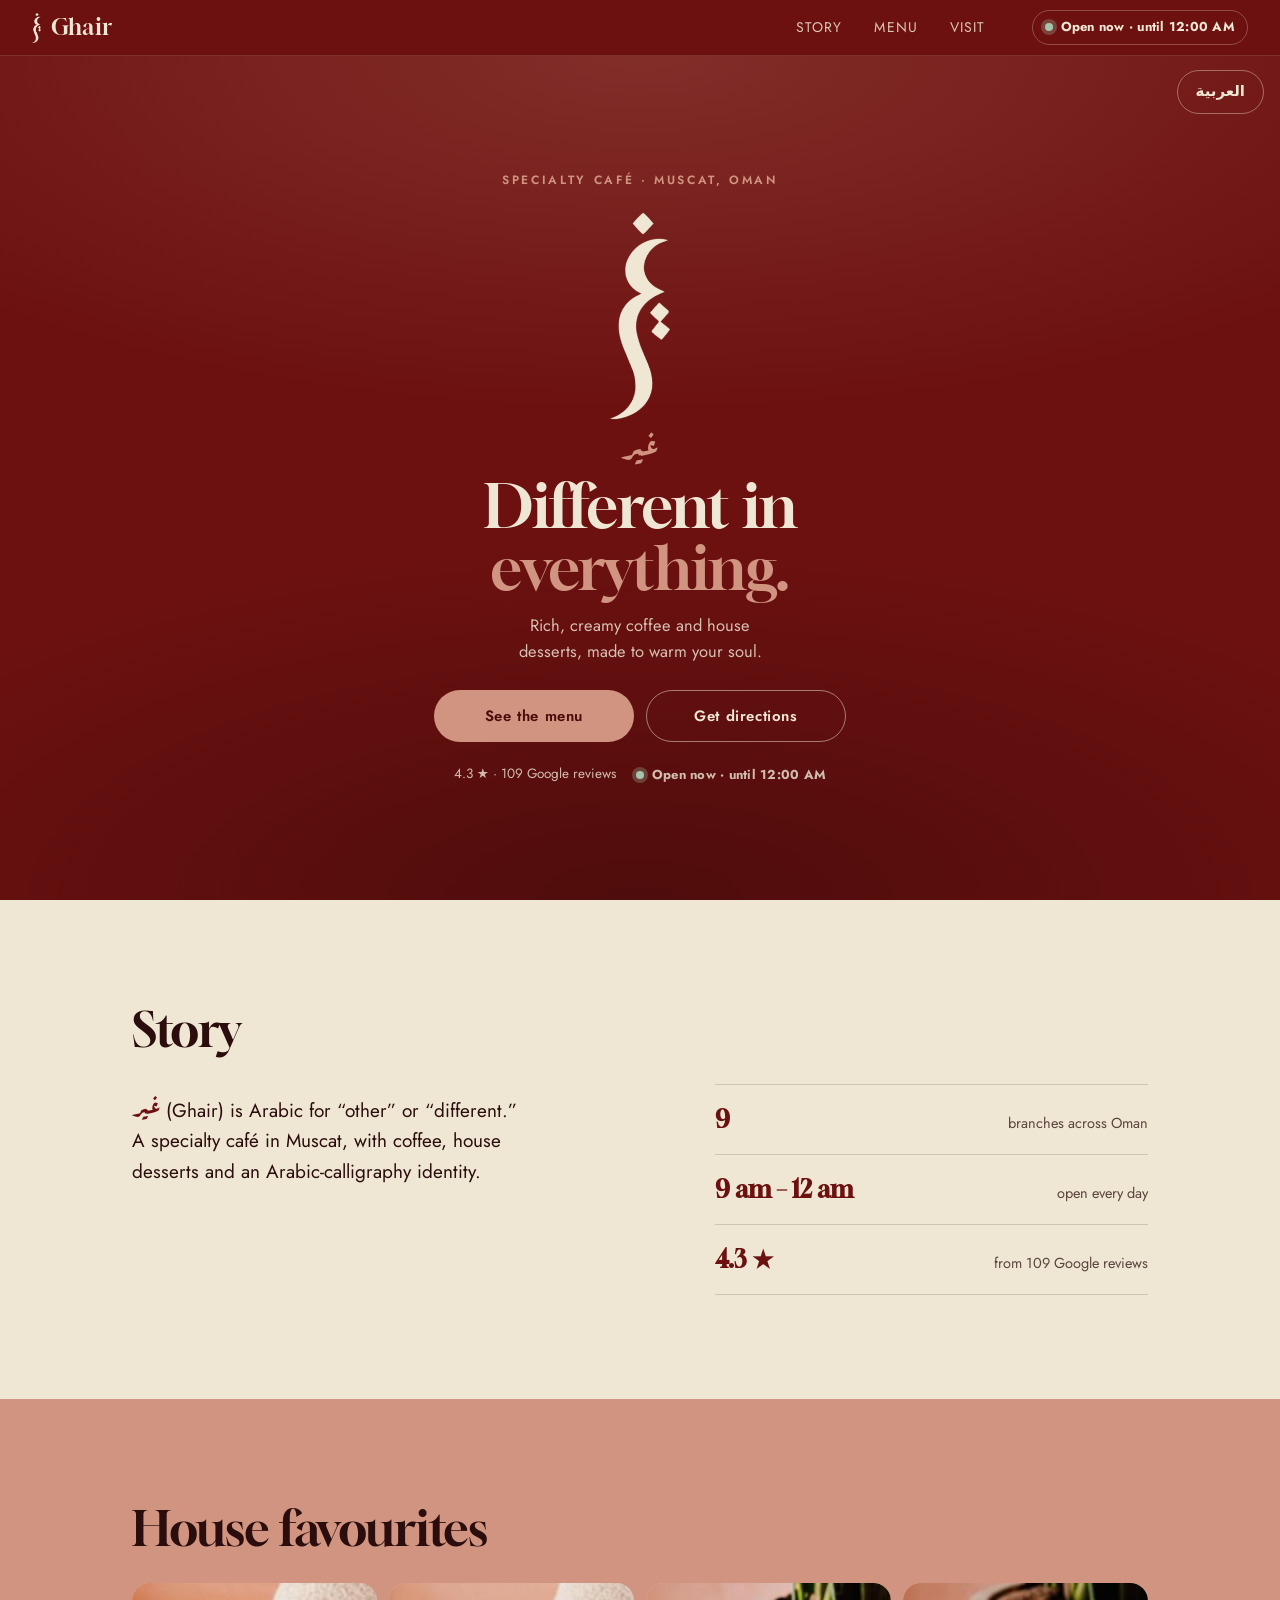
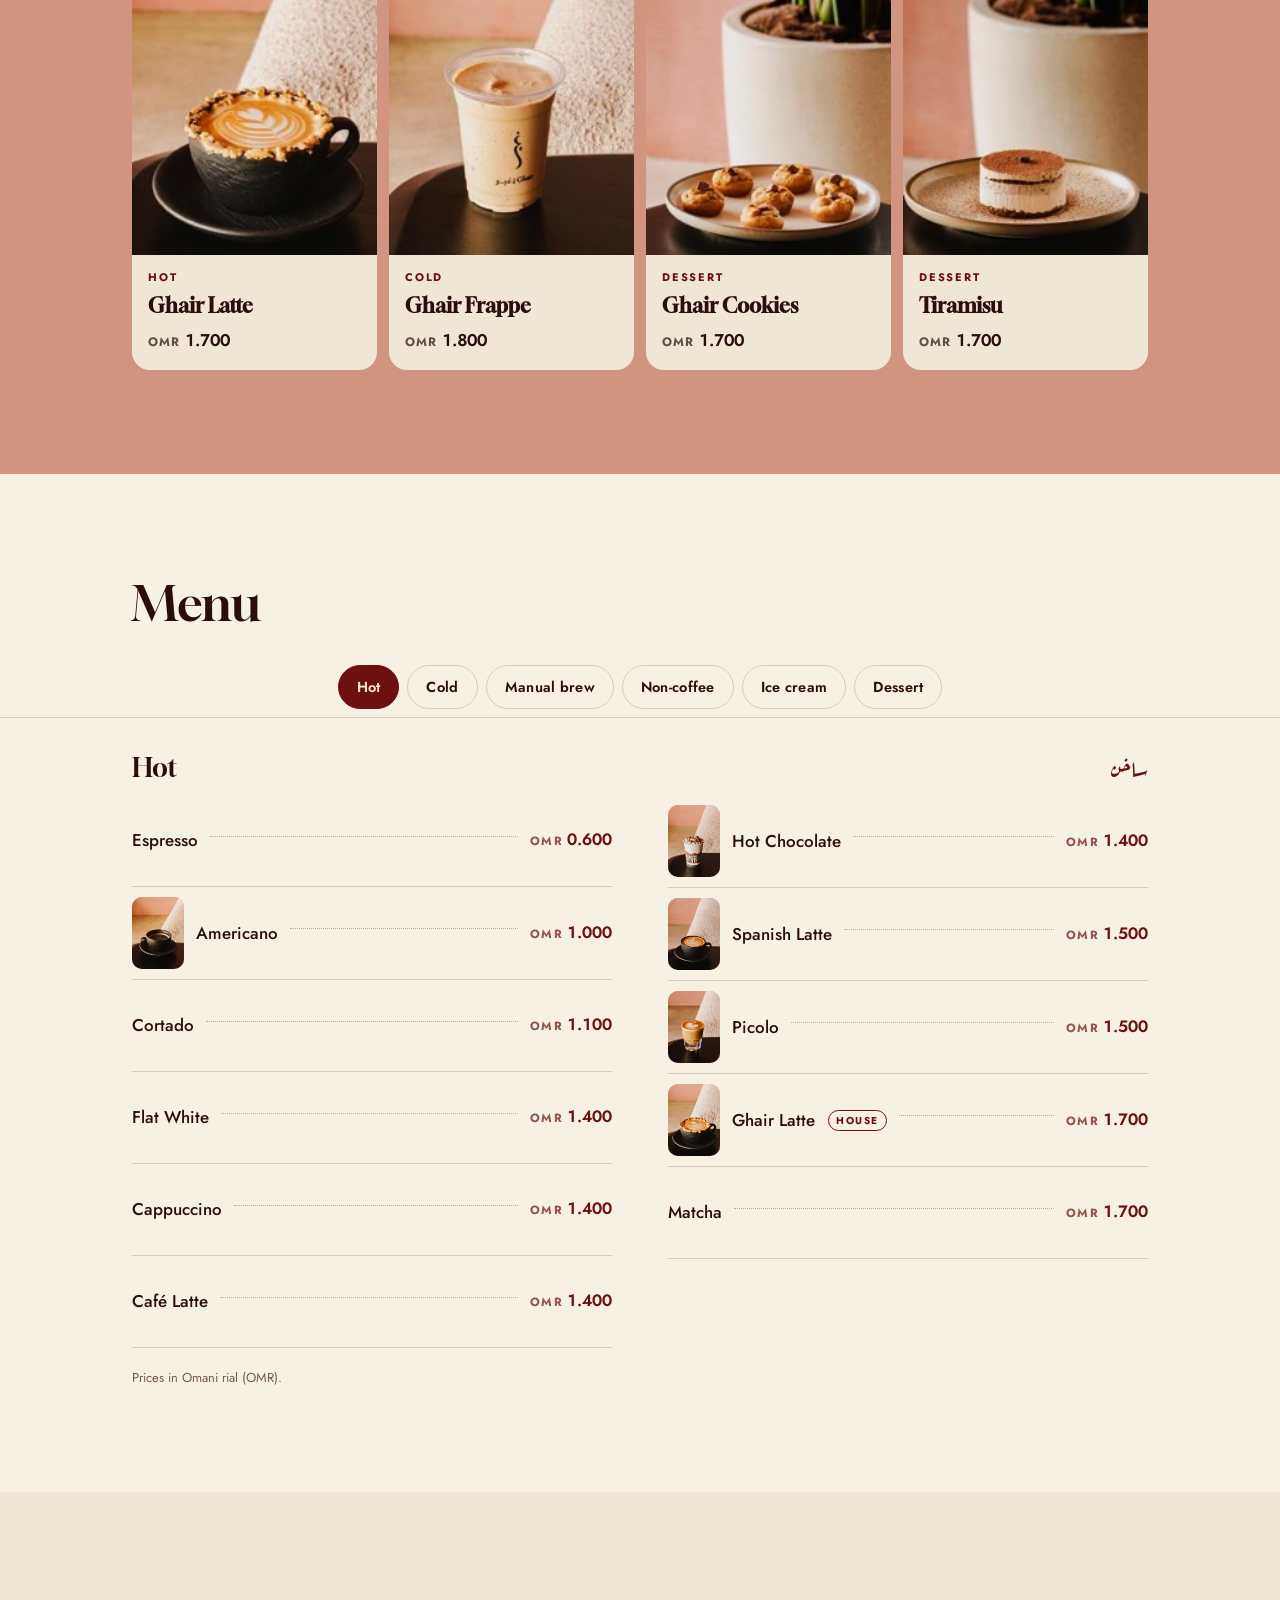
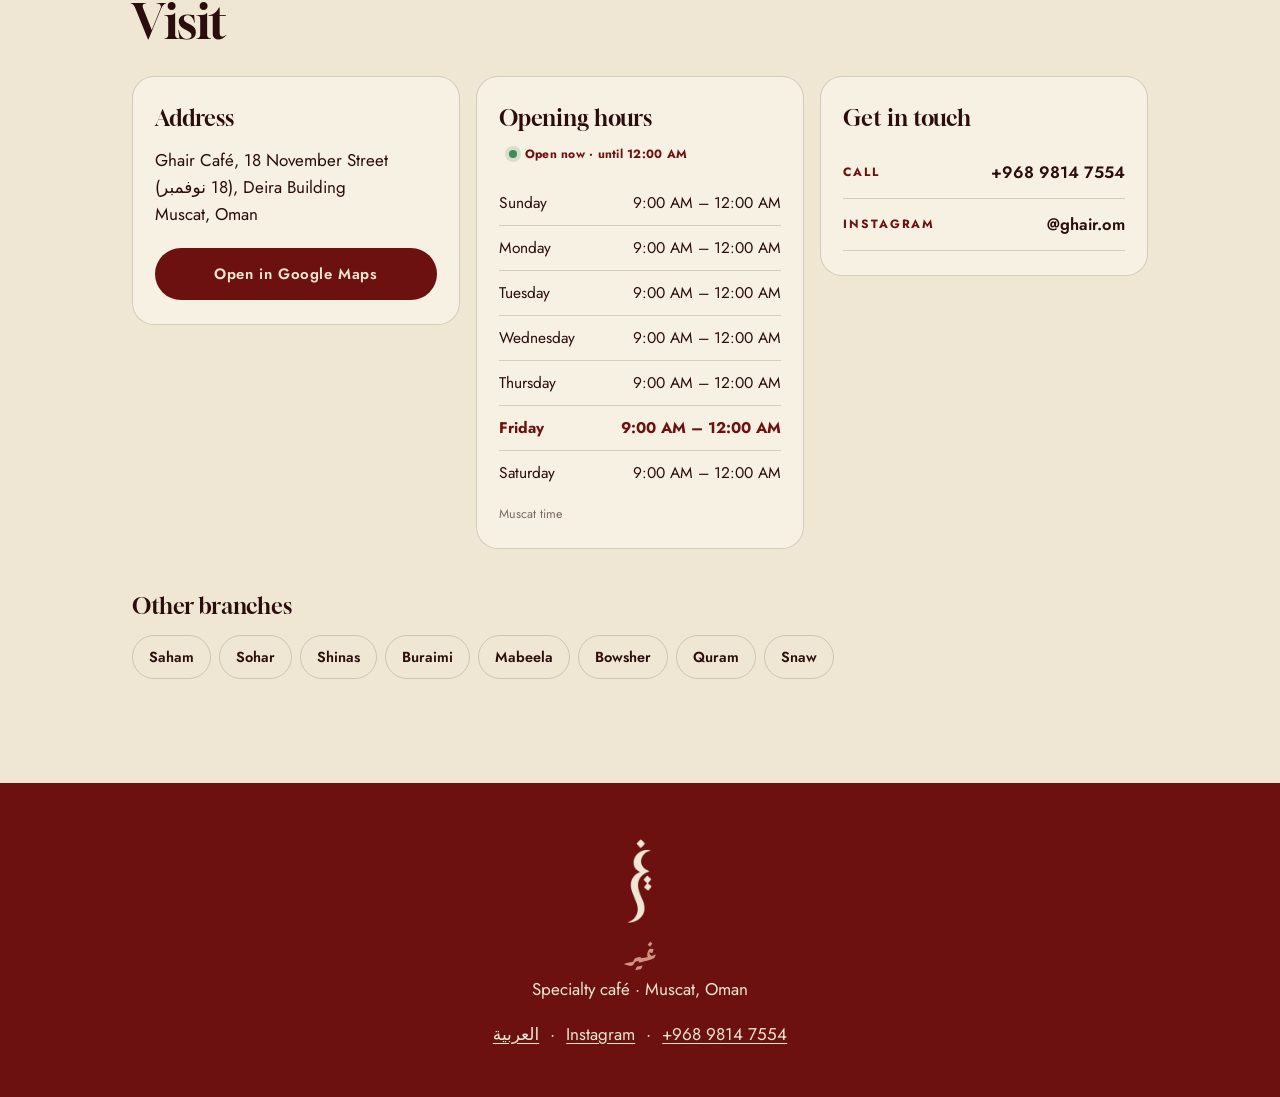
<file: index.html>
<!doctype html>
<html lang="en">
<head>
<meta charset="utf-8">
<meta name="viewport" content="width=device-width, initial-scale=1, viewport-fit=cover">
<title>Ghair Cafe (غير) — specialty café in Muscat</title>
<meta name="description" content="Ghair Cafe (غير), specialty café on 18 November Street, Muscat. Espresso, manual brew, cold drinks and desserts with prices in OMR. Open daily 9 am to midnight.">
<link rel="canonical" href="https://shajedulkarim.github.io/ghayrcafe/">
<link rel="alternate" hreflang="ar" href="https://shajedulkarim.github.io/ghayrcafe/ar.html">
<link rel="alternate" hreflang="en" href="https://shajedulkarim.github.io/ghayrcafe/">
<meta name="theme-color" content="#6c1110">
<meta property="og:title" content="Ghair Cafe — Muscat">
<meta property="og:description" content="Specialty coffee and desserts in Muscat. Open daily 9 am – 12 am.">
<meta property="og:type" content="website">
<meta property="og:url" content="https://shajedulkarim.github.io/ghayrcafe/">
<meta property="og:image" content="https://shajedulkarim.github.io/ghayrcafe/assets/og.jpg">
<meta property="og:image:width" content="1200">
<meta property="og:image:height" content="630">
<meta name="twitter:card" content="summary_large_image">
<link rel="icon" type="image/png" href="assets/icon-192.png">
<link rel="apple-touch-icon" href="assets/apple-touch-icon.png">
<link rel="preconnect" href="https://fonts.googleapis.com">
<link rel="preconnect" href="https://fonts.gstatic.com" crossorigin>
<link href="https://fonts.googleapis.com/css2?family=Aref+Ruqaa:wght@400;700&family=Gloock&family=Jost:wght@400;500;600;700&display=swap" rel="stylesheet">
<link rel="stylesheet" href="styles.css">
<script type="application/ld+json">
{"@context":"https://schema.org","@type":"CafeOrCoffeeShop","name":"Ghair Cafe","alternateName":["Ghair","ghayr","غير كافيه"],"url":"https://shajedulkarim.github.io/ghayrcafe/","image":"https://shajedulkarim.github.io/ghayrcafe/assets/og.jpg","telephone":"+96898147554","priceRange":"OMR 0-2","servesCuisine":"Coffee","address":{"@type":"PostalAddress","streetAddress":"18 November Street, Deira Building","addressLocality":"Muscat","addressCountry":"OM"},"openingHoursSpecification":[{"@type":"OpeningHoursSpecification","dayOfWeek":["Monday","Tuesday","Wednesday","Thursday","Friday","Saturday","Sunday"],"opens":"09:00","closes":"00:00"}],"sameAs":["https://www.instagram.com/ghair.om"],"hasMap":"https://share.google/MjlmawpOmv6i7btMs"}
</script>
<script>document.documentElement.classList.add('js')</script>
</head>
<body>

<header class="nav" id="nav">
  <a class="nav__brand" href="#top" aria-label="Ghair, back to top">
    <span class="glyph" role="img" aria-label="Ghair logo"></span>
    <span class="nav__name">Ghair</span>
  </a>
  <nav class="nav__links" aria-label="Sections">
    <a href="#story">Story</a>
    <a href="#menu">Menu</a>
    <a href="#visit">Visit</a>
  </nav>
  <span class="status status--nav" data-status aria-live="polite"><i></i><b data-status-text>—</b></span>
</header>

<main id="top">

<section class="hero" aria-labelledby="hero-title">
  <a class="lang-switch" href="ar.html" lang="ar" hreflang="ar">العربية</a>
  <div class="hero__inner">
    <p class="eyebrow">Specialty café · Muscat, Oman</p>
    <span class="glyph glyph--hero" role="img" aria-label="Ghair logo"></span>
    <p class="hero__ar" lang="ar" dir="rtl">غير</p>
    <h1 id="hero-title">Different in <em>everything.</em></h1>
    <p class="hero__sub">Rich, creamy coffee and house desserts, made to warm your soul.</p>
    <div class="hero__cta">
      <a class="btn btn--primary" href="#menu">See the menu</a>
      <a class="btn btn--ghost" data-directions href="https://share.google/MjlmawpOmv6i7btMs" target="_blank" rel="noopener">Get directions</a>
    </div>
    <p class="hero__meta">
      <span data-rating>4.3 ★ · 109 Google reviews</span>
      <span class="status status--hero" data-status><i></i><b data-status-text>—</b></span>
    </p>
  </div>
  <a class="hero__scroll" href="#story" aria-label="Scroll to story"><span></span></a>
</section>

<section class="section story" id="story" aria-labelledby="story-title">
  <div class="wrap">
    <h2 id="story-title" class="reveal">Story</h2>
    <div class="story__grid">
      <p class="lede reveal"><span lang="ar" dir="rtl" class="ar-inline">غير</span> (Ghair) is Arabic for “other” or “different.” A specialty café in Muscat, with coffee, house desserts and an Arabic-calligraphy identity.</p>
      <ul class="facts reveal">
        <li><strong>9</strong><span>branches across Oman</span></li>
        <li><strong>9 am – 12 am</strong><span>open every day</span></li>
        <li><strong>4.3 ★</strong><span>from 109 Google reviews</span></li>
      </ul>
    </div>
  </div>
</section>

<section class="section signature" id="signature" aria-labelledby="sig-title">
  <div class="wrap">
    <h2 id="sig-title" class="reveal">House favourites</h2>
    <ul class="sig" id="sig"></ul>
  </div>
</section>

<section class="section menu" id="menu" aria-labelledby="menu-title">
  <div class="wrap">
    <h2 id="menu-title" class="reveal">Menu</h2>
  </div>
  <div class="tabs" id="tabs-wrap">
    <div class="tabs__scroll" id="tabs" role="tablist" aria-label="Menu categories"></div>
  </div>
  <div class="wrap">
    <div id="panels"></div>
    <p class="menu__note">Prices in Omani rial (OMR).</p>
  </div>
</section>

<section class="section visit" id="visit" aria-labelledby="visit-title">
  <div class="wrap">
    <h2 id="visit-title" class="reveal">Visit</h2>
    <div class="visit__grid">
      <div class="card reveal">
        <h3>Address</h3>
        <address>Ghair Café, 18 November Street<br>(<span lang="ar" dir="rtl">18 نوفمبر</span>), Deira Building<br>Muscat, Oman</address>
        <a class="btn btn--primary btn--block" data-directions href="https://share.google/MjlmawpOmv6i7btMs" target="_blank" rel="noopener">Open in Google Maps</a>
      </div>
      <div class="card reveal">
        <h3>Opening hours <span class="status status--card" data-status><i></i><b data-status-text>—</b></span></h3>
        <ul class="hours" id="hours"></ul>
        <p class="tz">Muscat time</p>
      </div>
      <div class="card reveal">
        <h3>Get in touch</h3>
        <a class="contact" href="tel:+96898147554"><span>Call</span><b>+968 9814 7554</b></a>
        <a class="contact" href="https://www.instagram.com/ghair.om" target="_blank" rel="noopener"><span>Instagram</span><b>@ghair.om</b></a>
        <a class="contact" id="wa-row" href="#" hidden><span>WhatsApp</span><b></b></a>
      </div>
    </div>

    <div class="branches reveal">
      <h3>Other branches</h3>
      <ul id="branches"></ul>
    </div>
  </div>
</section>

</main>

<footer class="footer" id="footer">
  <div class="wrap footer__inner">
    <span class="glyph glyph--foot" role="img" aria-label="Ghair logo"></span>
    <p class="footer__ar" lang="ar" dir="rtl">غير</p>
    <p>Specialty café · Muscat, Oman</p>
    <p class="footer__links"><a href="ar.html" lang="ar" hreflang="ar">العربية</a> · <a href="https://www.instagram.com/ghair.om" target="_blank" rel="noopener">Instagram</a> · <a href="tel:+96898147554">+968 9814 7554</a></p>
  </div>
</footer>

<nav class="dock" aria-label="Quick contact">
  <a href="tel:+96898147554" class="dock__a"><svg viewBox="0 0 24 24" aria-hidden="true"><path d="M6.62 10.79c1.44 2.83 3.76 5.14 6.59 6.59l2.2-2.2c.27-.27.67-.36 1.02-.24 1.12.37 2.33.57 3.57.57.55 0 1 .45 1 1V20c0 .55-.45 1-1 1-9.39 0-17-7.61-17-17 0-.55.45-1 1-1h3.5c.55 0 1 .45 1 1 0 1.25.2 2.45.57 3.57.11.35.03.74-.25 1.02l-2.2 2.2z"/></svg><span>Call</span></a>
  <a href="https://www.instagram.com/ghair.om" target="_blank" rel="noopener" class="dock__a" id="dock-mid"><svg viewBox="0 0 24 24" aria-hidden="true"><rect x="3" y="3" width="18" height="18" rx="5" fill="none" stroke="currentColor" stroke-width="2"/><circle cx="12" cy="12" r="4" fill="none" stroke="currentColor" stroke-width="2"/><circle cx="17.2" cy="6.8" r="1.2"/></svg><span>Instagram</span></a>
  <a href="https://share.google/MjlmawpOmv6i7btMs" target="_blank" rel="noopener" class="dock__a"><svg viewBox="0 0 24 24" aria-hidden="true"><path d="M12 2a7 7 0 0 0-7 7c0 5.2 7 13 7 13s7-7.8 7-13a7 7 0 0 0-7-7zm0 9.5A2.5 2.5 0 1 1 12 6.5a2.5 2.5 0 0 1 0 5z"/></svg><span>Directions</span></a>
</nav>

<script src="menu.js"></script>
<script src="app.js"></script>
</body>
</html>
</file>
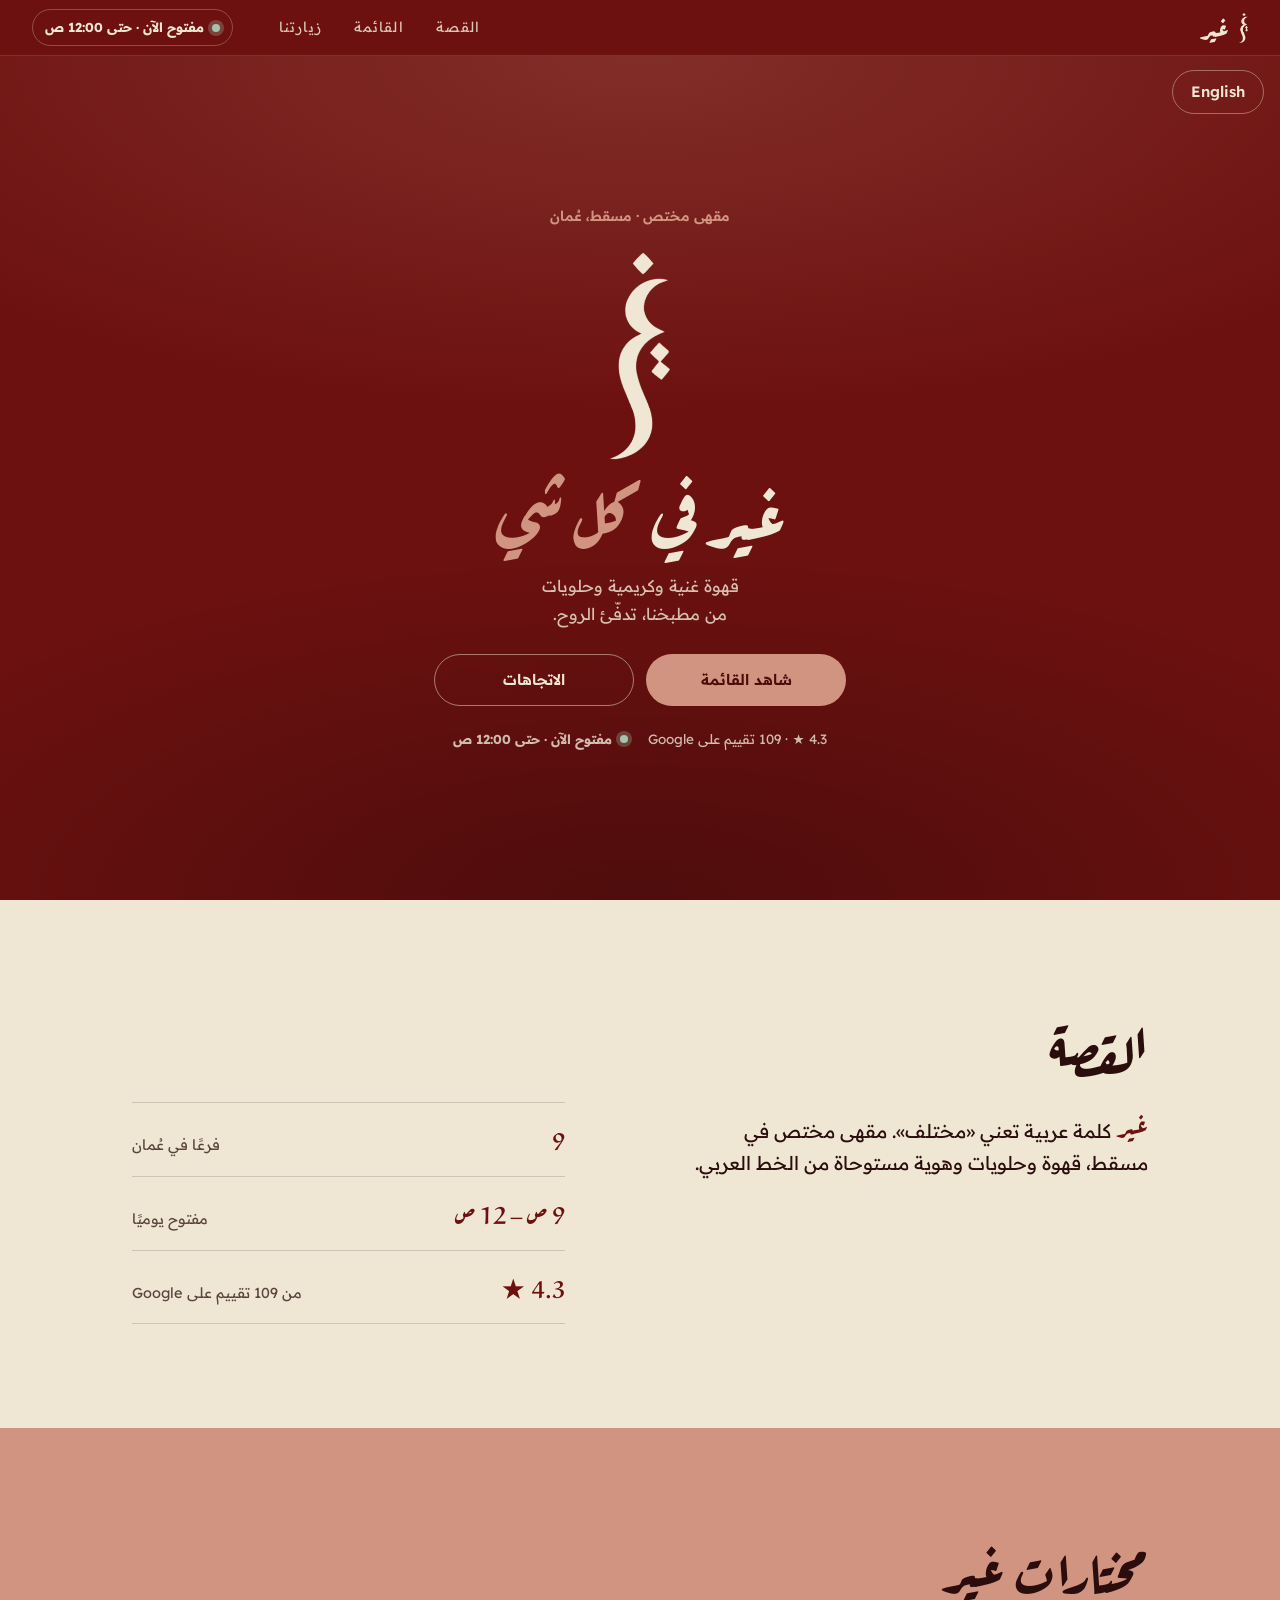
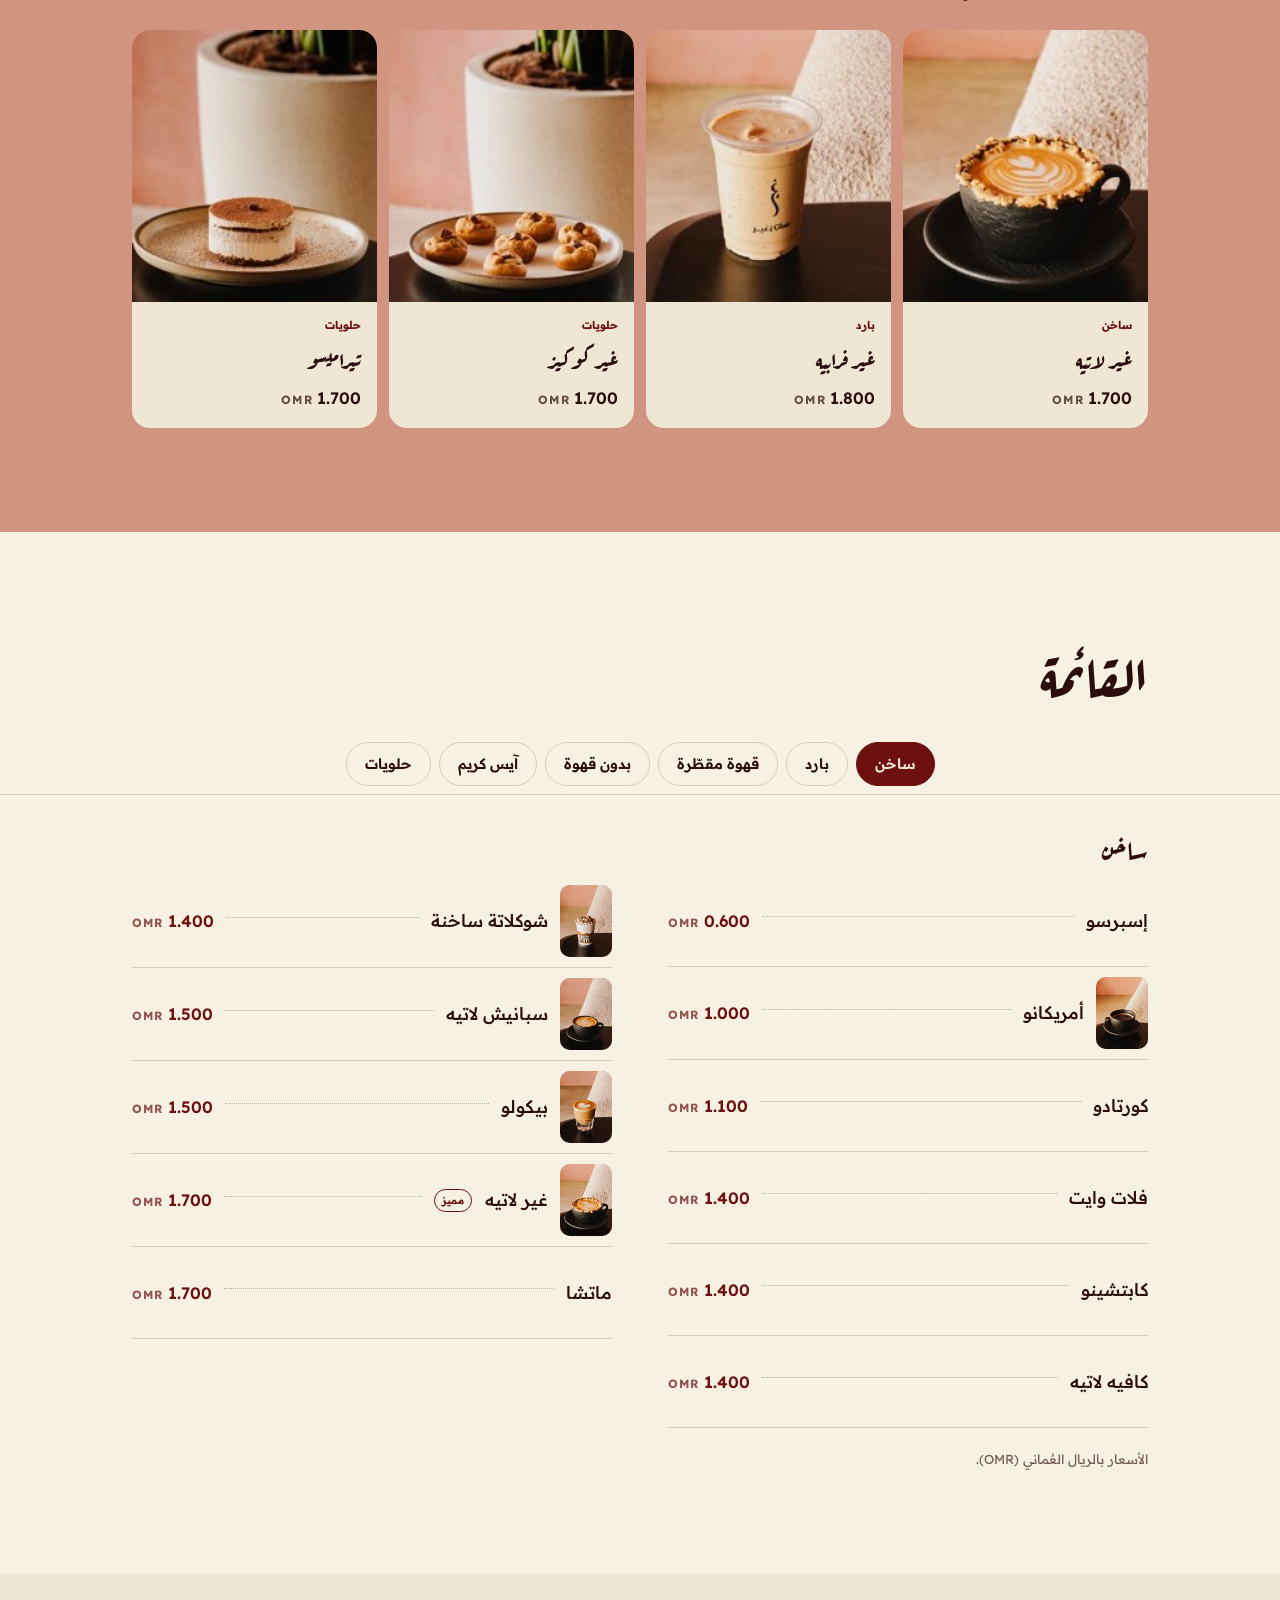
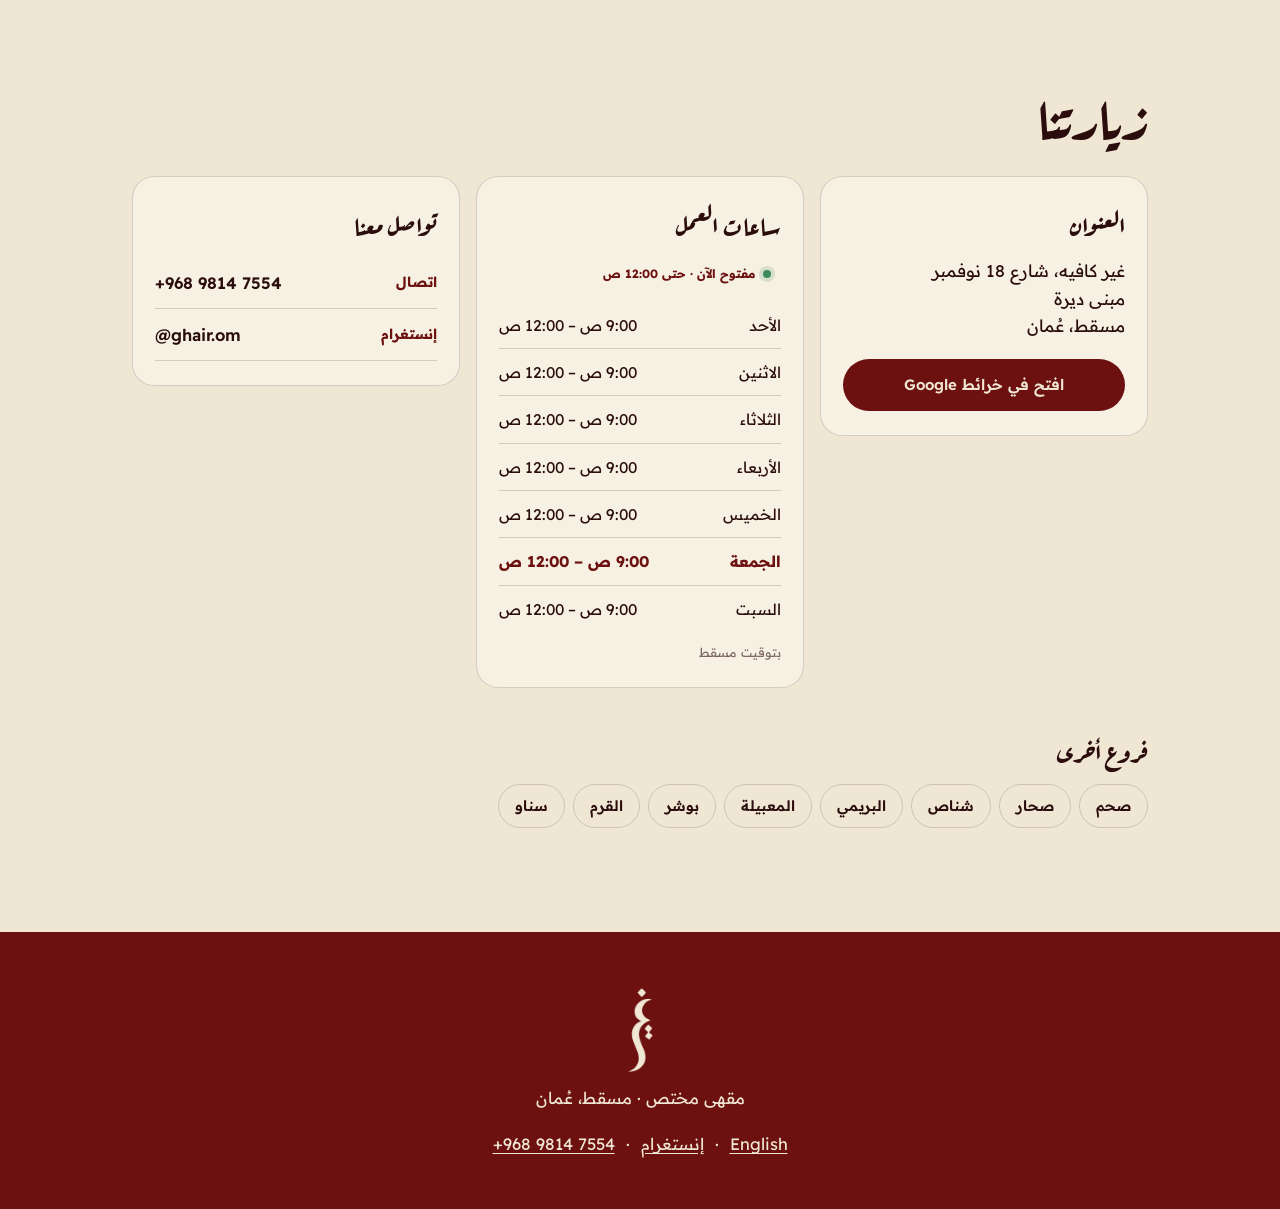
<file: ar.html>
<!doctype html>
<html lang="ar" dir="rtl">
<head>
<meta charset="utf-8">
<meta name="viewport" content="width=device-width, initial-scale=1, viewport-fit=cover">
<title>غير كافيه (Ghair Cafe) — مقهى مختص في مسقط</title>
<meta name="description" content="غير كافيه، مقهى مختص في شارع 18 نوفمبر بمسقط. إسبرسو وقهوة مقطّرة ومشروبات باردة وحلويات بأسعار بالريال العُماني. مفتوح يوميًا من 9 صباحًا حتى منتصف الليل.">
<link rel="canonical" href="https://shajedulkarim.github.io/ghayrcafe/ar.html">
<link rel="alternate" hreflang="ar" href="https://shajedulkarim.github.io/ghayrcafe/ar.html">
<link rel="alternate" hreflang="en" href="https://shajedulkarim.github.io/ghayrcafe/">
<meta name="theme-color" content="#6c1110">
<meta property="og:title" content="غير كافيه — مسقط">
<meta property="og:description" content="قهوة مختصة وحلويات في مسقط. مفتوح يوميًا 9 ص – 12 ص.">
<meta property="og:type" content="website">
<meta property="og:url" content="https://shajedulkarim.github.io/ghayrcafe/ar.html">
<meta property="og:image" content="https://shajedulkarim.github.io/ghayrcafe/assets/og.jpg">
<meta property="og:image:width" content="1200">
<meta property="og:image:height" content="630">
<meta name="twitter:card" content="summary_large_image">
<link rel="icon" type="image/png" href="assets/icon-192.png">
<link rel="apple-touch-icon" href="assets/apple-touch-icon.png">
<link rel="preconnect" href="https://fonts.googleapis.com">
<link rel="preconnect" href="https://fonts.gstatic.com" crossorigin>
<link href="https://fonts.googleapis.com/css2?family=Aref+Ruqaa:wght@400;700&family=Gloock&family=Jost:wght@400;500;600;700&family=Readex+Pro:wght@400;500;600;700&display=swap" rel="stylesheet">
<link rel="stylesheet" href="styles.css">
<script type="application/ld+json">
{"@context":"https://schema.org","@type":"CafeOrCoffeeShop","name":"Ghair Cafe","alternateName":["Ghair","ghayr","غير كافيه"],"url":"https://shajedulkarim.github.io/ghayrcafe/","image":"https://shajedulkarim.github.io/ghayrcafe/assets/og.jpg","telephone":"+96898147554","priceRange":"OMR 0-2","servesCuisine":"Coffee","address":{"@type":"PostalAddress","streetAddress":"18 November Street, Deira Building","addressLocality":"Muscat","addressCountry":"OM"},"openingHoursSpecification":[{"@type":"OpeningHoursSpecification","dayOfWeek":["Monday","Tuesday","Wednesday","Thursday","Friday","Saturday","Sunday"],"opens":"09:00","closes":"00:00"}],"sameAs":["https://www.instagram.com/ghair.om"],"hasMap":"https://share.google/MjlmawpOmv6i7btMs"}
</script>
<script>document.documentElement.classList.add('js')</script>
</head>
<body>

<header class="nav" id="nav">
  <a class="nav__brand" href="#top" aria-label="غير، العودة للأعلى">
    <span class="glyph" role="img" aria-label="غير"></span>
    <span class="nav__name">غير</span>
  </a>
  <nav class="nav__links" aria-label="الأقسام">
    <a href="#story">القصة</a>
    <a href="#menu">القائمة</a>
    <a href="#visit">زيارتنا</a>
  </nav>
  <span class="status status--nav" data-status aria-live="polite"><i></i><b data-status-text>—</b></span>
</header>

<main id="top">

<section class="hero" aria-labelledby="hero-title">
  <a class="lang-switch" href="./" lang="en" hreflang="en" dir="ltr">English</a>
  <div class="hero__inner">
    <p class="eyebrow">مقهى مختص · مسقط، عُمان</p>
    <span class="glyph glyph--hero" role="img" aria-label="غير"></span>
    <h1 id="hero-title">غير في <em>كل شي</em></h1>
    <p class="hero__sub">قهوة غنية وكريمية وحلويات من مطبخنا، تدفّئ الروح.</p>
    <div class="hero__cta">
      <a class="btn btn--primary" href="#menu">شاهد القائمة</a>
      <a class="btn btn--ghost" data-directions href="https://share.google/MjlmawpOmv6i7btMs" target="_blank" rel="noopener">الاتجاهات</a>
    </div>
    <p class="hero__meta">
      <span data-rating>4.3 ★ · 109 تقييم على Google</span>
      <span class="status status--hero" data-status><i></i><b data-status-text>—</b></span>
    </p>
  </div>
  <a class="hero__scroll" href="#story" aria-label="انتقل إلى القصة"><span></span></a>
</section>

<section class="section story" id="story" aria-labelledby="story-title">
  <div class="wrap">
    <h2 id="story-title" class="reveal">القصة</h2>
    <div class="story__grid">
      <p class="lede reveal"><span class="ar-inline">غير</span> كلمة عربية تعني «مختلف». مقهى مختص في مسقط، قهوة وحلويات وهوية مستوحاة من الخط العربي.</p>
      <ul class="facts reveal">
        <li><strong>9</strong><span>فرعًا في عُمان</span></li>
        <li><strong>9 ص – 12 ص</strong><span>مفتوح يوميًا</span></li>
        <li><strong>4.3 ★</strong><span>من 109 تقييم على Google</span></li>
      </ul>
    </div>
  </div>
</section>

<section class="section signature" id="signature" aria-labelledby="sig-title">
  <div class="wrap">
    <h2 id="sig-title" class="reveal">مختارات غير</h2>
    <ul class="sig" id="sig"></ul>
  </div>
</section>

<section class="section menu" id="menu" aria-labelledby="menu-title">
  <div class="wrap">
    <h2 id="menu-title" class="reveal">القائمة</h2>
  </div>
  <div class="tabs" id="tabs-wrap">
    <div class="tabs__scroll" id="tabs" role="tablist" aria-label="أقسام القائمة"></div>
  </div>
  <div class="wrap">
    <div id="panels"></div>
    <p class="menu__note">الأسعار بالريال العُماني (OMR).</p>
  </div>
</section>

<section class="section visit" id="visit" aria-labelledby="visit-title">
  <div class="wrap">
    <h2 id="visit-title" class="reveal">زيارتنا</h2>
    <div class="visit__grid">
      <div class="card reveal">
        <h3>العنوان</h3>
        <address>غير كافيه، شارع 18 نوفمبر<br>مبنى ديرة<br>مسقط، عُمان</address>
        <a class="btn btn--primary btn--block" data-directions href="https://share.google/MjlmawpOmv6i7btMs" target="_blank" rel="noopener">افتح في خرائط Google</a>
      </div>
      <div class="card reveal">
        <h3>ساعات العمل <span class="status status--card" data-status><i></i><b data-status-text>—</b></span></h3>
        <ul class="hours" id="hours"></ul>
        <p class="tz">بتوقيت مسقط</p>
      </div>
      <div class="card reveal">
        <h3>تواصل معنا</h3>
        <a class="contact" href="tel:+96898147554"><span>اتصال</span><b dir="ltr">+968 9814 7554</b></a>
        <a class="contact" href="https://www.instagram.com/ghair.om" target="_blank" rel="noopener"><span>إنستغرام</span><b dir="ltr">@ghair.om</b></a>
        <a class="contact" id="wa-row" href="#" hidden><span>واتساب</span><b dir="ltr"></b></a>
      </div>
    </div>

    <div class="branches reveal">
      <h3>فروع أخرى</h3>
      <ul id="branches"></ul>
    </div>
  </div>
</section>

</main>

<footer class="footer" id="footer">
  <div class="wrap footer__inner">
    <span class="glyph glyph--foot" role="img" aria-label="غير"></span>
    <p>مقهى مختص · مسقط، عُمان</p>
    <p class="footer__links"><a href="./" lang="en" hreflang="en" dir="ltr">English</a> · <a href="https://www.instagram.com/ghair.om" target="_blank" rel="noopener">إنستغرام</a> · <a href="tel:+96898147554" dir="ltr">+968 9814 7554</a></p>
  </div>
</footer>

<nav class="dock" aria-label="تواصل سريع">
  <a href="tel:+96898147554" class="dock__a"><svg viewBox="0 0 24 24" aria-hidden="true"><path d="M6.62 10.79c1.44 2.83 3.76 5.14 6.59 6.59l2.2-2.2c.27-.27.67-.36 1.02-.24 1.12.37 2.33.57 3.57.57.55 0 1 .45 1 1V20c0 .55-.45 1-1 1-9.39 0-17-7.61-17-17 0-.55.45-1 1-1h3.5c.55 0 1 .45 1 1 0 1.25.2 2.45.57 3.57.11.35.03.74-.25 1.02l-2.2 2.2z"/></svg><span>اتصال</span></a>
  <a href="https://www.instagram.com/ghair.om" target="_blank" rel="noopener" class="dock__a" id="dock-mid"><svg viewBox="0 0 24 24" aria-hidden="true"><rect x="3" y="3" width="18" height="18" rx="5" fill="none" stroke="currentColor" stroke-width="2"/><circle cx="12" cy="12" r="4" fill="none" stroke="currentColor" stroke-width="2"/><circle cx="17.2" cy="6.8" r="1.2"/></svg><span>إنستغرام</span></a>
  <a href="https://share.google/MjlmawpOmv6i7btMs" target="_blank" rel="noopener" class="dock__a"><svg viewBox="0 0 24 24" aria-hidden="true"><path d="M12 2a7 7 0 0 0-7 7c0 5.2 7 13 7 13s7-7.8 7-13a7 7 0 0 0-7-7zm0 9.5A2.5 2.5 0 1 1 12 6.5a2.5 2.5 0 0 1 0 5z"/></svg><span>الاتجاهات</span></a>
</nav>

<script src="menu.js"></script>
<script src="app.js"></script>
</body>
</html>
</file>
<file: styles.css>
/* ghayr — palette sampled from brand assets.
   burgundy #6c1110 (Instagram avatar), terracotta #d19481 (menu/site background),
   cream #efe7d4 + sage #a4c4ad (supplied logo). */
:root{
  --burgundy:#6c1110;
  --burgundy-deep:#4a0b0a;
  --terracotta:#d19481;
  --cream:#efe7d4;
  --sage:#a4c4ad;
  --ink:#2a0d0c;
  --paper:#f7f1e3;
  --line:rgba(42,13,12,.16);
  --font-display:"Gloock",Georgia,serif;
  --font-body:"Jost",system-ui,-apple-system,"Segoe UI",sans-serif;
  --font-ar:"Aref Ruqaa","Geeza Pro",serif;
  --nav-h:56px;
  --tabs-h:56px;
  --dock-h:68px;
  --safe-b:env(safe-area-inset-bottom,0px);
  --safe-t:env(safe-area-inset-top,0px);
  --gut:20px;
}
*{box-sizing:border-box;margin:0;padding:0}
html{scroll-behavior:smooth;scroll-padding-top:calc(var(--nav-h) + var(--safe-t) + 12px);-webkit-text-size-adjust:100%}
body{font-family:var(--font-body);font-size:17px;line-height:1.55;color:var(--ink);background:var(--paper);padding-bottom:calc(var(--dock-h) + var(--safe-b));overflow-x:hidden}
a{color:inherit;text-decoration:none}
ul{list-style:none}
em{font-style:normal}
.wrap{width:100%;max-width:1080px;margin:0 auto;padding:0 max(var(--gut),env(safe-area-inset-left)) 0 max(var(--gut),env(safe-area-inset-right))}

/* logo: SVG-free mask of the supplied glyph, recolours with currentColor */
.glyph{display:inline-block;aspect-ratio:477/1597;background:currentColor;-webkit-mask:url(assets/glyph-mask.png) center/contain no-repeat;mask:url(assets/glyph-mask.png) center/contain no-repeat}

/* nav */
.nav{position:sticky;top:0;z-index:50;height:calc(var(--nav-h) + var(--safe-t));padding:var(--safe-t) max(var(--gut),env(safe-area-inset-right)) 0 max(var(--gut),env(safe-area-inset-left));display:flex;align-items:center;gap:16px;background:var(--burgundy);color:var(--cream);border-bottom:1px solid rgba(239,231,212,.14)}
.nav__brand{display:flex;align-items:center;gap:10px;min-height:44px}
.nav__brand .glyph{height:30px}
.nav__name{font-family:var(--font-display);font-size:22px;font-weight:500;letter-spacing:.01em}
.nav__links{display:none;margin-left:auto;gap:28px;font-size:14px;letter-spacing:.08em;text-transform:uppercase}
.nav__links a{padding:12px 2px;opacity:.85}
.nav__links a:hover{opacity:1}
.status--nav{margin-left:auto}

/* open / closed pill */
.status{font-family:var(--font-body);display:inline-flex;align-items:center;gap:8px;font-size:13px;font-weight:600;letter-spacing:.02em;white-space:nowrap}
.status i{width:8px;height:8px;border-radius:50%;background:#bbb;flex:none}
.status.is-open i{background:var(--sage);box-shadow:0 0 0 4px rgba(164,196,173,.28)}
.status.is-closed i{background:var(--terracotta)}
.status--nav{padding:6px 12px;border:1px solid rgba(239,231,212,.28);border-radius:99px;min-height:32px}
.status--card{margin-left:10px;font-size:12px;vertical-align:middle;color:var(--burgundy)}
.status--card.is-open i{background:#3f8a5a;box-shadow:0 0 0 4px rgba(63,138,90,.18)}

/* hero */
.hero{position:relative;min-height:calc(100vh - var(--nav-h));min-height:calc(100svh - var(--nav-h) - var(--safe-t));background:var(--burgundy);color:var(--cream);display:flex;align-items:center;justify-content:center;text-align:center;overflow:hidden}
.hero::before{content:"";position:absolute;inset:0;background:radial-gradient(120% 70% at 50% 0%,rgba(209,148,129,.22),transparent 60%),radial-gradient(100% 60% at 50% 100%,rgba(0,0,0,.28),transparent 70%);pointer-events:none}
.hero__inner{position:relative;width:100%;max-width:520px;padding:76px var(--gut) calc(var(--dock-h) + var(--safe-b) + 28px);display:flex;flex-direction:column;align-items:center}
.eyebrow{font-size:12px;letter-spacing:.22em;text-transform:uppercase;color:var(--terracotta);font-weight:600}
.glyph--hero{height:min(25svh,210px);margin:22px 0 4px;color:var(--cream)}
.hero__ar{font-family:var(--font-ar);font-size:34px;line-height:1.1;color:var(--terracotta);margin-bottom:6px}
.hero h1{font-family:var(--font-display);font-weight:400;font-size:clamp(36px,10.5vw,60px);line-height:1.04;letter-spacing:-.01em;margin:6px 0 14px}
.hero h1 em{color:var(--terracotta)}
.hero__sub{font-size:16.5px;color:rgba(239,231,212,.82);max-width:34ch;margin-bottom:26px}
.hero__cta{display:flex;flex-direction:column;gap:12px;width:100%}
.hero__meta{display:flex;flex-direction:column;align-items:center;gap:8px;margin-top:22px;font-size:13.5px;color:rgba(239,231,212,.8)}
.hero__scroll{display:none}

/* buttons */
.btn{display:flex;align-items:center;justify-content:center;min-height:52px;padding:0 26px;border-radius:99px;font-weight:600;font-size:15px;letter-spacing:.04em;border:1.5px solid transparent;transition:transform .2s,background .2s,color .2s}
.btn:active{transform:scale(.98)}
.btn--primary{background:var(--terracotta);color:var(--burgundy-deep)}
.btn--primary:hover{background:var(--cream)}
.btn--ghost{border-color:rgba(239,231,212,.5);color:var(--cream)}
.btn--ghost:hover{background:rgba(239,231,212,.1)}
.btn--block{width:100%;margin-top:20px}
.visit .btn--primary{background:var(--burgundy);color:var(--cream)}
.visit .btn--primary:hover{background:var(--burgundy-deep)}

/* sections */
.section{padding:72px 0}
.kicker{font-size:12px;letter-spacing:.22em;text-transform:uppercase;font-weight:700;color:var(--burgundy);margin-bottom:12px}
h2{font-family:var(--font-display);font-weight:400;font-size:clamp(32px,8.6vw,48px);line-height:1.08;letter-spacing:-.01em;margin-bottom:28px}
h2 em{color:var(--burgundy)}
h3{font-family:var(--font-display);font-weight:400;font-size:22px;margin-bottom:12px}

.story{background:var(--cream)}
.story__grid{display:grid;gap:32px}
.lede{font-size:19px;line-height:1.6;max-width:44ch}
.ar-inline{font-family:var(--font-ar);font-size:1.35em;color:var(--burgundy)}
.facts{display:grid;gap:0;border-top:1px solid var(--line)}
.facts li{display:flex;justify-content:space-between;align-items:baseline;gap:16px;padding:16px 0;border-bottom:1px solid var(--line)}
.facts strong{font-family:var(--font-display);font-size:24px;font-weight:600;color:var(--burgundy)}
.facts span{font-size:14.5px;color:rgba(42,13,12,.75);text-align:right}

/* signature */
.signature{background:var(--terracotta)}
.signature .kicker,.signature h2 em{color:var(--burgundy-deep)}
.sig{display:grid;gap:12px;grid-template-columns:1fr 1fr}
.sig li{background:var(--cream);border-radius:18px;overflow:hidden;display:flex;flex-direction:column}
.sig img{display:block;width:100%;aspect-ratio:1/1;object-fit:cover;object-position:50% 78%;background:var(--terracotta)}
.sig__t{padding:14px 16px 16px;display:flex;flex-direction:column;flex:1;justify-content:space-between;min-height:104px}
.sig small{font-size:11px;letter-spacing:.16em;text-transform:uppercase;font-weight:700;color:var(--burgundy)}
.sig strong{font-family:var(--font-display);font-size:20px;line-height:1.15;font-weight:600;margin:8px 0 10px}
.price{font-variant-numeric:tabular-nums;font-weight:600;white-space:nowrap}
.price .cur{font-size:.72em;letter-spacing:.1em;margin-right:.35em;opacity:.7;font-weight:700}

/* menu tabs */
.menu{padding-bottom:56px}
.tabs{position:sticky;top:calc(var(--nav-h) + var(--safe-t));z-index:40;background:var(--paper);border-bottom:1px solid var(--line);margin-bottom:12px}
.tabs__scroll{position:relative;display:flex;gap:8px;overflow-x:auto;scroll-snap-type:x proximity;padding:8px max(var(--gut),env(safe-area-inset-left));scrollbar-width:none;-webkit-overflow-scrolling:touch;max-width:1080px;margin:0 auto}
.tabs__scroll::-webkit-scrollbar{display:none}
.tab{flex:none;min-height:44px;padding:0 18px;border-radius:99px;border:1.5px solid var(--line);background:transparent;color:var(--ink);font:600 14.5px/1 var(--font-body);letter-spacing:.02em;cursor:pointer;scroll-snap-align:center;transition:background .2s,color .2s,border-color .2s}
.tab[aria-selected="true"]{background:var(--burgundy);border-color:var(--burgundy);color:var(--cream)}
.panel[hidden]{display:none}
.panel__head{display:flex;justify-content:space-between;align-items:baseline;padding:18px 0 6px}
.panel__head h3{font-size:26px;margin:0}
.panel__ar{font-family:var(--font-ar);font-size:22px;color:var(--burgundy)}
.items li{display:flex;align-items:baseline;gap:12px;padding:15px 0;border-bottom:1px solid var(--line);min-height:52px}
.thumb{flex:none;width:52px;height:72px;object-fit:cover;object-position:50% 88%;border-radius:10px;background:var(--terracotta);align-self:center}
.items li:has(.thumb){padding:10px 0;align-items:center}
.items .n{font-weight:500;font-size:17px}
.items .n small{display:inline-block;margin-left:8px;font-size:10px;letter-spacing:.16em;text-transform:uppercase;font-weight:700;color:var(--burgundy);border:1px solid var(--burgundy);border-radius:99px;padding:2px 7px;vertical-align:2px}
.items .dots{flex:1;border-bottom:1.5px dotted rgba(42,13,12,.3);transform:translateY(-4px);min-width:16px}
.items .price{font-size:16.5px;color:var(--burgundy)}
.menu__note{margin-top:20px;font-size:13px;color:rgba(42,13,12,.65);max-width:60ch}

/* visit */
.visit{background:var(--cream)}
.visit__grid{display:grid;gap:16px}
.card{background:var(--paper);border-radius:22px;padding:24px 22px;border:1px solid var(--line)}
address{font-style:normal;font-size:17px;line-height:1.6}
.hours li{display:flex;justify-content:space-between;padding:10px 0;border-bottom:1px solid var(--line);font-size:15.5px}
.hours li:last-child{border-bottom:0}
.hours li.today{font-weight:700;color:var(--burgundy)}
.tz{font-size:12.5px;color:rgba(42,13,12,.6);margin-top:10px}
.contact{display:flex;justify-content:space-between;align-items:center;min-height:52px;padding:8px 0;border-bottom:1px solid var(--line);gap:12px}
.contact:last-child{border-bottom:0}
.contact span{font-size:12px;letter-spacing:.16em;text-transform:uppercase;font-weight:700;color:var(--burgundy)}
.contact b{font-weight:600;font-size:16.5px}
.branches{margin-top:40px}
.branches ul{display:flex;flex-wrap:wrap;gap:8px}
.branches a{display:inline-flex;align-items:center;min-height:44px;padding:0 16px;border:1.5px solid var(--line);border-radius:99px;font-weight:600;font-size:14.5px;transition:background .2s,color .2s}
.branches a:hover{background:var(--burgundy);color:var(--cream);border-color:var(--burgundy)}

/* footer */
.footer{background:var(--burgundy);color:var(--cream);padding:56px 0 40px;text-align:center}
.footer__inner{display:flex;flex-direction:column;align-items:center;gap:8px}
.glyph--foot{height:84px;margin-bottom:4px}
.footer__ar{font-family:var(--font-ar);font-size:30px;color:var(--terracotta);line-height:1.1}
.footer a{text-decoration:underline;text-underline-offset:3px}
.footer__links a{display:inline-block;padding:10px 6px}
.footer__fine{font-size:12px;opacity:.6;margin-top:10px;max-width:40ch}

/* mobile dock */
.dock{position:fixed;left:0;right:0;bottom:0;z-index:60;display:grid;grid-template-columns:repeat(3,1fr);gap:8px;padding:8px max(12px,env(safe-area-inset-right)) calc(8px + var(--safe-b)) max(12px,env(safe-area-inset-left));background:rgba(74,11,10,.96);backdrop-filter:blur(10px);-webkit-backdrop-filter:blur(10px);border-top:1px solid rgba(239,231,212,.14)}
.dock__a{display:flex;flex-direction:column;align-items:center;justify-content:center;gap:3px;min-height:52px;border-radius:14px;color:var(--cream);font-size:12px;font-weight:600;letter-spacing:.04em}
.dock__a svg{width:22px;height:22px;fill:currentColor}
.dock__a:active{background:rgba(239,231,212,.12)}

/* reveal */
.js .reveal{opacity:0;transform:translateY(18px);transition:opacity .7s ease,transform .7s cubic-bezier(.2,.7,.2,1)}
.js .reveal.in{opacity:1;transform:none}
@media (prefers-reduced-motion:reduce){html{scroll-behavior:auto}.js .reveal{opacity:1;transform:none;transition:none}}

/* wider screens */
@media (min-width:700px){
  :root{--gut:32px}
  .sig{grid-template-columns:repeat(4,1fr)}
  .visit__grid{grid-template-columns:repeat(3,1fr);align-items:start}
  .story__grid{grid-template-columns:1.2fr 1fr;gap:64px;align-items:start}
  .hero__cta{flex-direction:row;justify-content:center}
  .hero__cta .btn{width:auto;min-width:200px}
  .hero__meta{flex-direction:row;gap:20px}
}
@media (min-width:900px){
  body{padding-bottom:0}
  .dock{display:none}
  .nav__links{display:flex}
  .status--nav{margin-left:28px}
  .hero__inner{padding-bottom:56px}
  .section{padding:104px 0}
  .tabs__scroll{justify-content:center;overflow:visible;flex-wrap:wrap}
  .items{column-count:2;column-gap:56px}
  .items li{break-inside:avoid}
}
[hidden]{display:none!important}

.items.has-thumbs li{min-height:92px;align-items:center}

/* language switch + Arabic / RTL */
.lang-switch{position:absolute;top:14px;inset-inline-end:max(16px,env(safe-area-inset-right));z-index:2;min-height:44px;display:inline-flex;align-items:center;padding:0 18px;border:1px solid rgba(239,231,212,.4);border-radius:99px;color:var(--cream);font-size:15px;font-weight:600}
.lang-switch:hover{background:rgba(239,231,212,.1)}
html[lang=ar]{--font-display:"Aref Ruqaa","Geeza Pro",serif;--font-body:"Readex Pro","Geeza Pro",system-ui,sans-serif}
html[lang=ar] body{font-size:16.5px;line-height:1.7}
html[lang=ar] h1,html[lang=ar] h2,html[lang=ar] h3,html[lang=ar] .nav__name{font-weight:700;letter-spacing:0}
html[lang=ar] h1{font-size:clamp(44px,13vw,72px);line-height:1.2}
html[lang=ar] h2{font-size:clamp(38px,10vw,56px);line-height:1.25}
html[lang=ar] h3{font-size:26px}
html[lang=ar] .nav__name{font-size:26px}
html[lang=ar] .eyebrow,html[lang=ar] .sig small,html[lang=ar] .contact span,html[lang=ar] .items .n small{letter-spacing:0;text-transform:none}
html[lang=ar] .eyebrow{font-size:14px}
html[lang=ar] .contact span{font-size:14px}
html[lang=ar] .items .n{font-size:17.5px}
html[lang=ar] .tab,html[lang=ar] .btn,html[lang=ar] .status,html[lang=ar] .dock__a{letter-spacing:0}
html[lang=ar] .sig strong{font-size:22px;line-height:1.4}
html[lang=ar] .ar-inline{font-family:var(--font-display);font-size:1.5em}
html[lang=ar] .panel__ar{font-family:var(--font-body);font-size:15px;color:var(--burgundy);font-weight:500}
[dir=rtl] .facts span{text-align:left}
[dir=rtl] .items .n small{margin-left:0;margin-right:8px}
[dir=rtl] .status--card{margin-left:0;margin-right:10px}
[dir=rtl] .nav__links{margin-left:0;margin-right:auto}
[dir=rtl] .status--nav{margin-left:0;margin-right:auto}
@media (min-width:900px){[dir=rtl] .status--nav{margin-right:28px}}
[dir=rtl] .price{direction:ltr;unicode-bidi:isolate}

.hero h1,.hero__sub,.lede{text-wrap:balance}
@media (min-width:900px){.hero__inner{padding-top:56px}}
@media (max-width:699px){.status--hero{display:none}}
</file>
